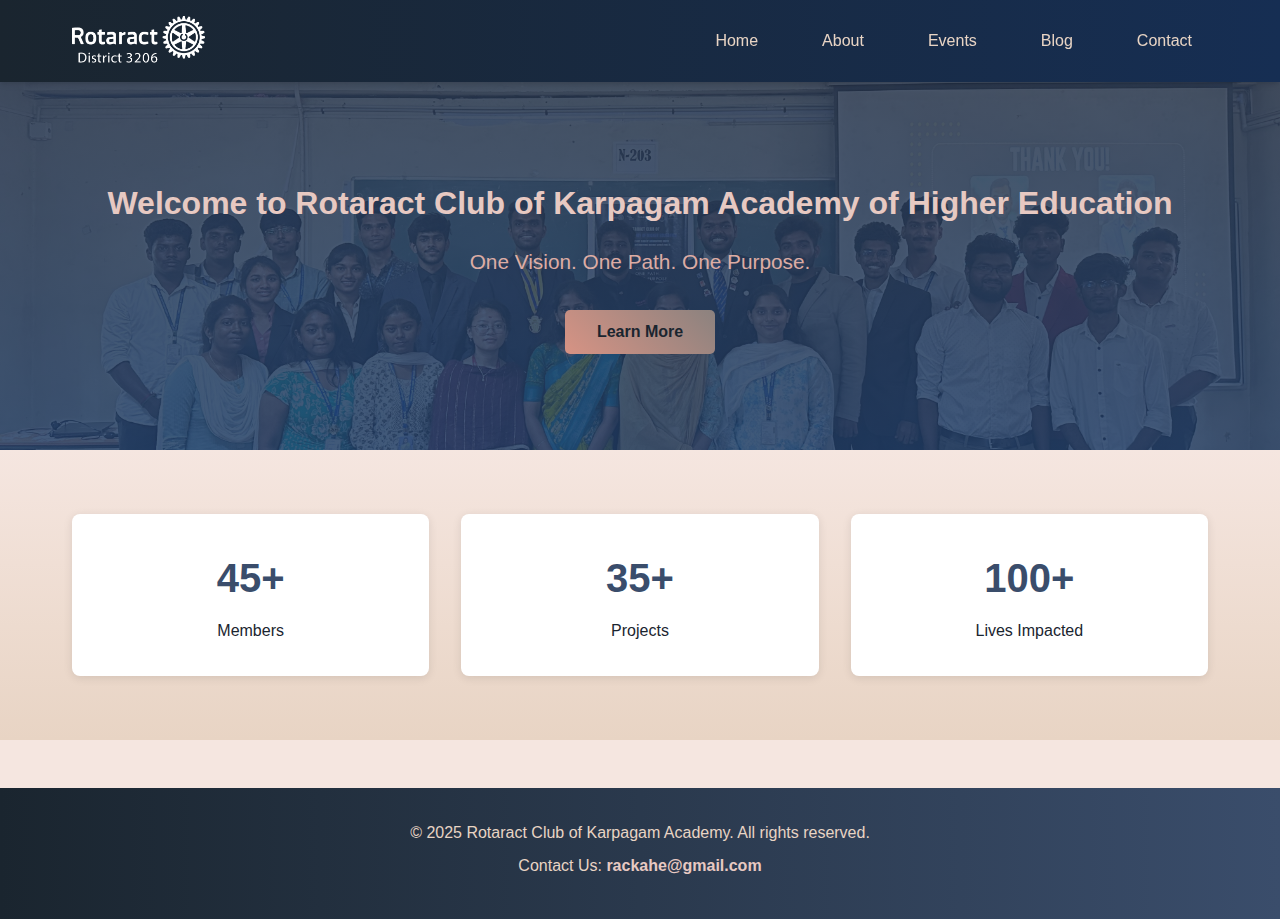
<file: index.html>
<!DOCTYPE html>
<html lang="en">

<head>
    <meta charset="UTF-8">
    <meta name="viewport" content="width=device-width, initial-scale=1.0">
    <title>Rotaract Club - Home</title>
    <link rel="stylesheet" href="assets/indexstyle.css">
</head>

<body>
    <nav class="navbar">
        <div class="container">
            <div class="logo">
                <img src="assets/logo.png" alt="Rotaract Club Logo">
            </div>
            <ul class="nav-links">
                <li><a href="index.html">Home</a></li>
                <li><a href="pages/about.html">About</a></li>
                <li><a href="pages/events.html">Events</a></li>
                <li><a href="pages/blogs.html">Blog</a></li>
                <li><a href="pages/contact.html">Contact</a></li>
            </ul>
        </div>
    </nav>

    <section class="hero">
        <div class="hero-content">
            <h1>Welcome to Rotaract Club of Karpagam Academy of Higher Education</h1>
            <p>One Vision. One Path. One Purpose.</p>
            <button class="cta-btn">Learn More</button>
        </div>
    </section>

    <section class="stats">
        <div class="container">
            <div class="stat-card">
                <h3>45+</h3>
                <p>Members</p>
            </div>
            <div class="stat-card">
                <h3>35+</h3>
                <p>Projects</p>
            </div>
            <div class="stat-card">
                <h3>100+</h3>
                <p>Lives Impacted</p>
            </div>
        </div>
    </section>

    <footer>
        <p>&copy; 2025 Rotaract Club of Karpagam Academy. All rights reserved.</p>
        <p>Contact Us: <a href="mailto:rackahe@gmail.com">rackahe@gmail.com</a></p>
    </footer>

    <script src="assets/indexscript.js"></script>
</body>

</html>
</file>
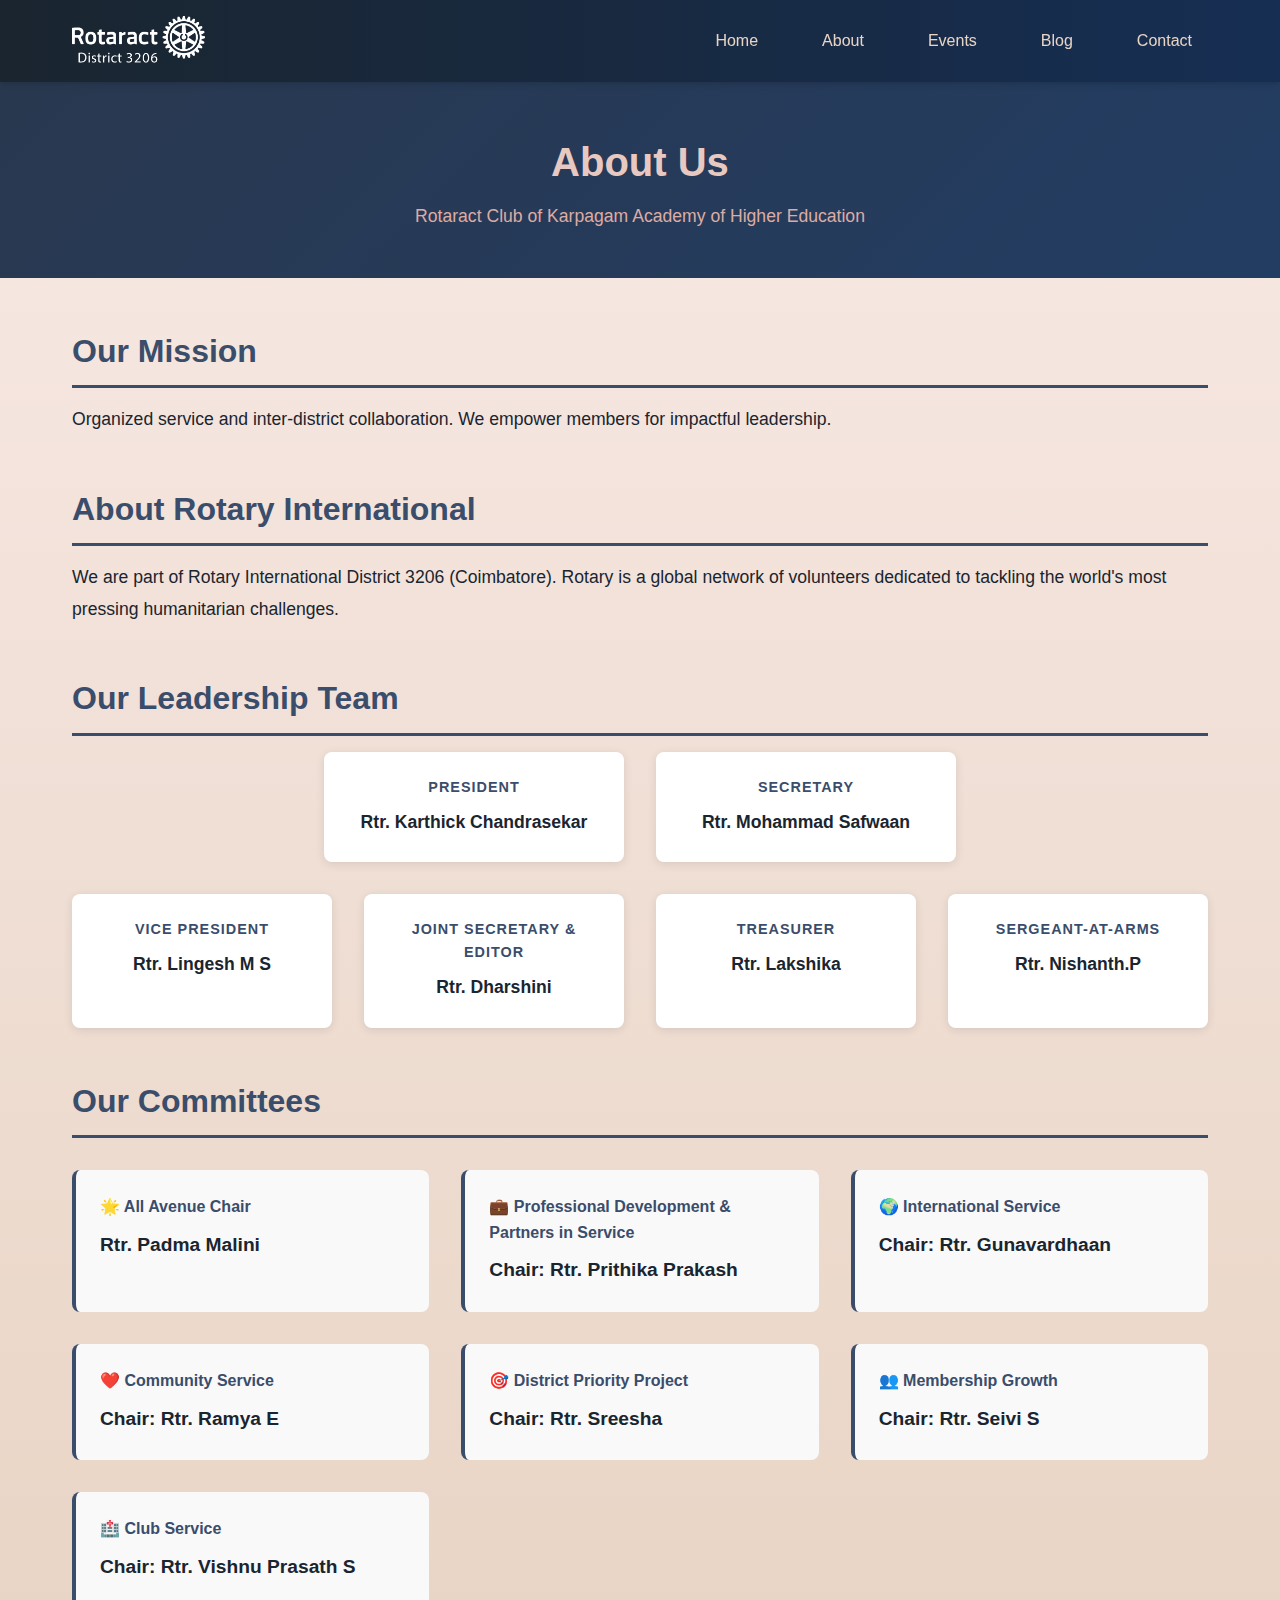
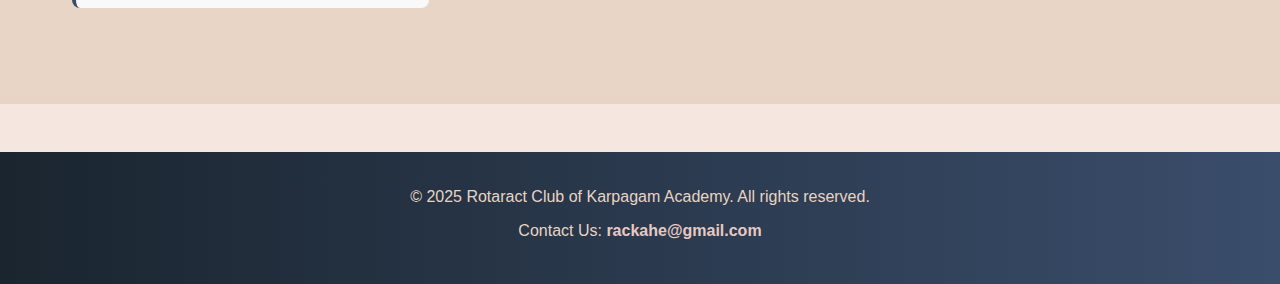
<file: pages/about.html>
<!DOCTYPE html>
<html lang="en">

<head>
    <meta charset="UTF-8">
    <meta name="viewport" content="width=device-width, initial-scale=1.0">
    <title>About - Rotaract Club of Karpagam</title>
    <link rel="stylesheet" href="../assets/aboutstyle.css">
</head>

<body>
    <nav class="navbar">
        <div class="container">
            <div class="logo">
                <img src="../assets/logo.png" alt="Rotaract Club Logo">
            </div>
            <ul class="nav-links">
                <li><a href="../index.html">Home</a></li>
                <li><a href="about.html">About</a></li>
                <li><a href="events.html">Events</a></li>
                <li><a href="blogs.html">Blog</a></li>
                <li><a href="contact.html">Contact</a></li>
            </ul>
        </div>
    </nav>

    <section class="page-header">
        <h1>About Us</h1>
        <p>Rotaract Club of Karpagam Academy of Higher Education</p>
    </section>

    <section class="about-content">
        <div class="container">
            <div class="about-section">
                <h2>Our Mission</h2>
                <p>Organized service and inter-district collaboration. We empower members for impactful leadership.</p>
            </div>

            <div class="about-section">
                <h2>About Rotary International</h2>
                <p>We are part of Rotary International District 3206 (Coimbatore). Rotary is a global network of
                    volunteers dedicated to tackling the world's most pressing humanitarian challenges.</p>
            </div>

            <div class="about-section">
                <h2>Our Leadership Team</h2>
                <div class="leadership-top">
                    <div class="team-member">
                        <h3>President</h3>
                        <p>Rtr. Karthick Chandrasekar</p>
                    </div>
                    <div class="team-member">
                        <h3>Secretary</h3>
                        <p>Rtr. Mohammad Safwaan</p>
                    </div>
                </div>
                <div class="team-grid">
                    <div class="team-member">
                        <h3>Vice President</h3>
                        <p>Rtr. Lingesh M S</p>
                    </div>
                    <div class="team-member">
                        <h3>Joint Secretary & Editor</h3>
                        <p>Rtr. Dharshini</p>
                    </div>
                    <div class="team-member">
                        <h3>Treasurer</h3>
                        <p>Rtr. Lakshika</p>
                    </div>
                    <div class="team-member">
                        <h3>Sergeant-at-arms</h3>
                        <p>Rtr. Nishanth.P</p>
                    </div>
                </div>
            </div>

            <div class="about-section">
                <h2>Our Committees</h2>
                <div class="committee-list">
                    <div class="committee-item">
                        <h4>🌟 All Avenue Chair</h4>
                        <p>Rtr. Padma Malini</p>
                    </div>
                    <div class="committee-item">
                        <h4>💼 Professional Development & Partners in Service</h4>
                        <p>Chair: Rtr. Prithika Prakash</p>
                    </div>
                    <div class="committee-item">
                        <h4>🌍 International Service</h4>
                        <p>Chair: Rtr. Gunavardhaan</p>
                    </div>
                    <div class="committee-item">
                        <h4>❤️ Community Service</h4>
                        <p>Chair: Rtr. Ramya E</p>
                    </div>
                    <div class="committee-item">
                        <h4>🎯 District Priority Project</h4>
                        <p>Chair: Rtr. Sreesha</p>
                    </div>
                    <div class="committee-item">
                        <h4>👥 Membership Growth</h4>
                        <p>Chair: Rtr. Seivi S</p>
                    </div>
                    <div class="committee-item">
                        <h4>🏥 Club Service</h4>
                        <p>Chair: Rtr. Vishnu Prasath S</p>
                    </div>
                </div>
            </div>
        </div>
    </section>

    <footer>
        <p>&copy; 2025 Rotaract Club of Karpagam Academy. All rights reserved.</p>
        <p>Contact Us: <a href="mailto:rackahe@gmail.com">rackahe@gmail.com</a></p>
    </footer>

    <script src="../assets/script.js"></script>
</body>

</html>
</file>
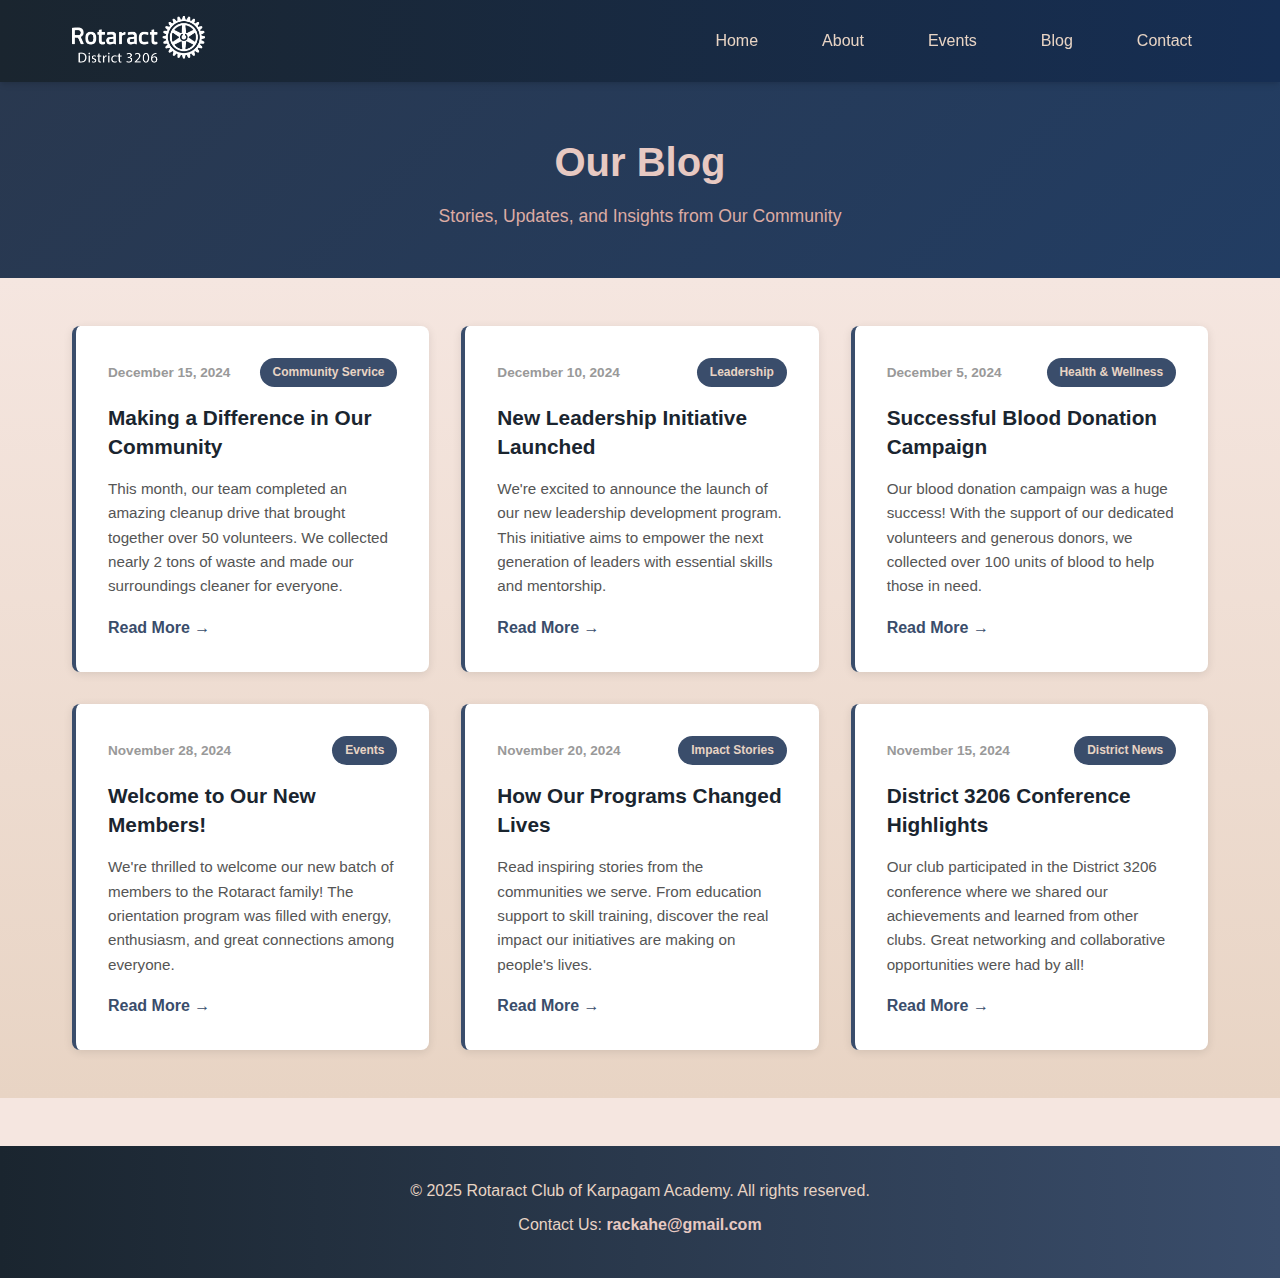
<file: pages/blogs.html>
<!DOCTYPE html>
<html lang="en">

<head>
    <meta charset="UTF-8">
    <meta name="viewport" content="width=device-width, initial-scale=1.0">
    <title>Blog - Rotaract Club of Karpagam</title>
    <link rel="stylesheet" href="../assets/blogstyle.css">
</head>

<body>
    <nav class="navbar">
        <div class="container">
            <div class="logo">
                <img src="../assets/logo.png" alt="Rotaract Club Logo">
            </div>
            <ul class="nav-links">
                <li><a href="../index.html">Home</a></li>
                <li><a href="about.html">About</a></li>
                <li><a href="events.html">Events</a></li>
                <li><a href="blogs.html">Blog</a></li>
                <li><a href="contact.html">Contact</a></li>
            </ul>
        </div>
    </nav>

    <section class="page-header">
        <h1>Our Blog</h1>
        <p>Stories, Updates, and Insights from Our Community</p>
    </section>

    <section class="blog-section">
        <div class="container">
            <div class="blog-grid" id="blogContainer">
                <!-- Blog posts will be loaded here -->
                <article class="blog-post">
                    <div class="blog-header">
                        <span class="blog-date">December 15, 2024</span>
                        <span class="blog-category">Community Service</span>
                    </div>
                    <h2>Making a Difference in Our Community</h2>
                    <p class="blog-excerpt">This month, our team completed an amazing cleanup drive that brought
                        together over 50 volunteers. We collected nearly 2 tons of waste and made our surroundings
                        cleaner for everyone.</p>
                    <a href="#" class="read-more">Read More →</a>
                </article>

                <article class="blog-post">
                    <div class="blog-header">
                        <span class="blog-date">December 10, 2024</span>
                        <span class="blog-category">Leadership</span>
                    </div>
                    <h2>New Leadership Initiative Launched</h2>
                    <p class="blog-excerpt">We're excited to announce the launch of our new leadership development
                        program. This initiative aims to empower the next generation of leaders with essential skills
                        and mentorship.</p>
                    <a href="#" class="read-more">Read More →</a>
                </article>

                <article class="blog-post">
                    <div class="blog-header">
                        <span class="blog-date">December 5, 2024</span>
                        <span class="blog-category">Health & Wellness</span>
                    </div>
                    <h2>Successful Blood Donation Campaign</h2>
                    <p class="blog-excerpt">Our blood donation campaign was a huge success! With the support of our
                        dedicated volunteers and generous donors, we collected over 100 units of blood to help those in
                        need.</p>
                    <a href="#" class="read-more">Read More →</a>
                </article>

                <article class="blog-post">
                    <div class="blog-header">
                        <span class="blog-date">November 28, 2024</span>
                        <span class="blog-category">Events</span>
                    </div>
                    <h2>Welcome to Our New Members!</h2>
                    <p class="blog-excerpt">We're thrilled to welcome our new batch of members to the Rotaract family!
                        The orientation program was filled with energy, enthusiasm, and great connections among
                        everyone.</p>
                    <a href="#" class="read-more">Read More →</a>
                </article>

                <article class="blog-post">
                    <div class="blog-header">
                        <span class="blog-date">November 20, 2024</span>
                        <span class="blog-category">Impact Stories</span>
                    </div>
                    <h2>How Our Programs Changed Lives</h2>
                    <p class="blog-excerpt">Read inspiring stories from the communities we serve. From education support
                        to skill training, discover the real impact our initiatives are making on people's lives.</p>
                    <a href="#" class="read-more">Read More →</a>
                </article>

                <article class="blog-post">
                    <div class="blog-header">
                        <span class="blog-date">November 15, 2024</span>
                        <span class="blog-category">District News</span>
                    </div>
                    <h2>District 3206 Conference Highlights</h2>
                    <p class="blog-excerpt">Our club participated in the District 3206 conference where we shared our
                        achievements and learned from other clubs. Great networking and collaborative opportunities were
                        had by all!</p>
                    <a href="#" class="read-more">Read More →</a>
                </article>
            </div>
        </div>
    </section>

    <footer>
        <p>&copy; 2025 Rotaract Club of Karpagam Academy. All rights reserved.</p>
        <p>Contact Us: <a href="mailto:rackahe@gmail.com">rackahe@gmail.com</a></p>
    </footer>

    <script src="../assets/script.js"></script>
</body>

</html>
</file>
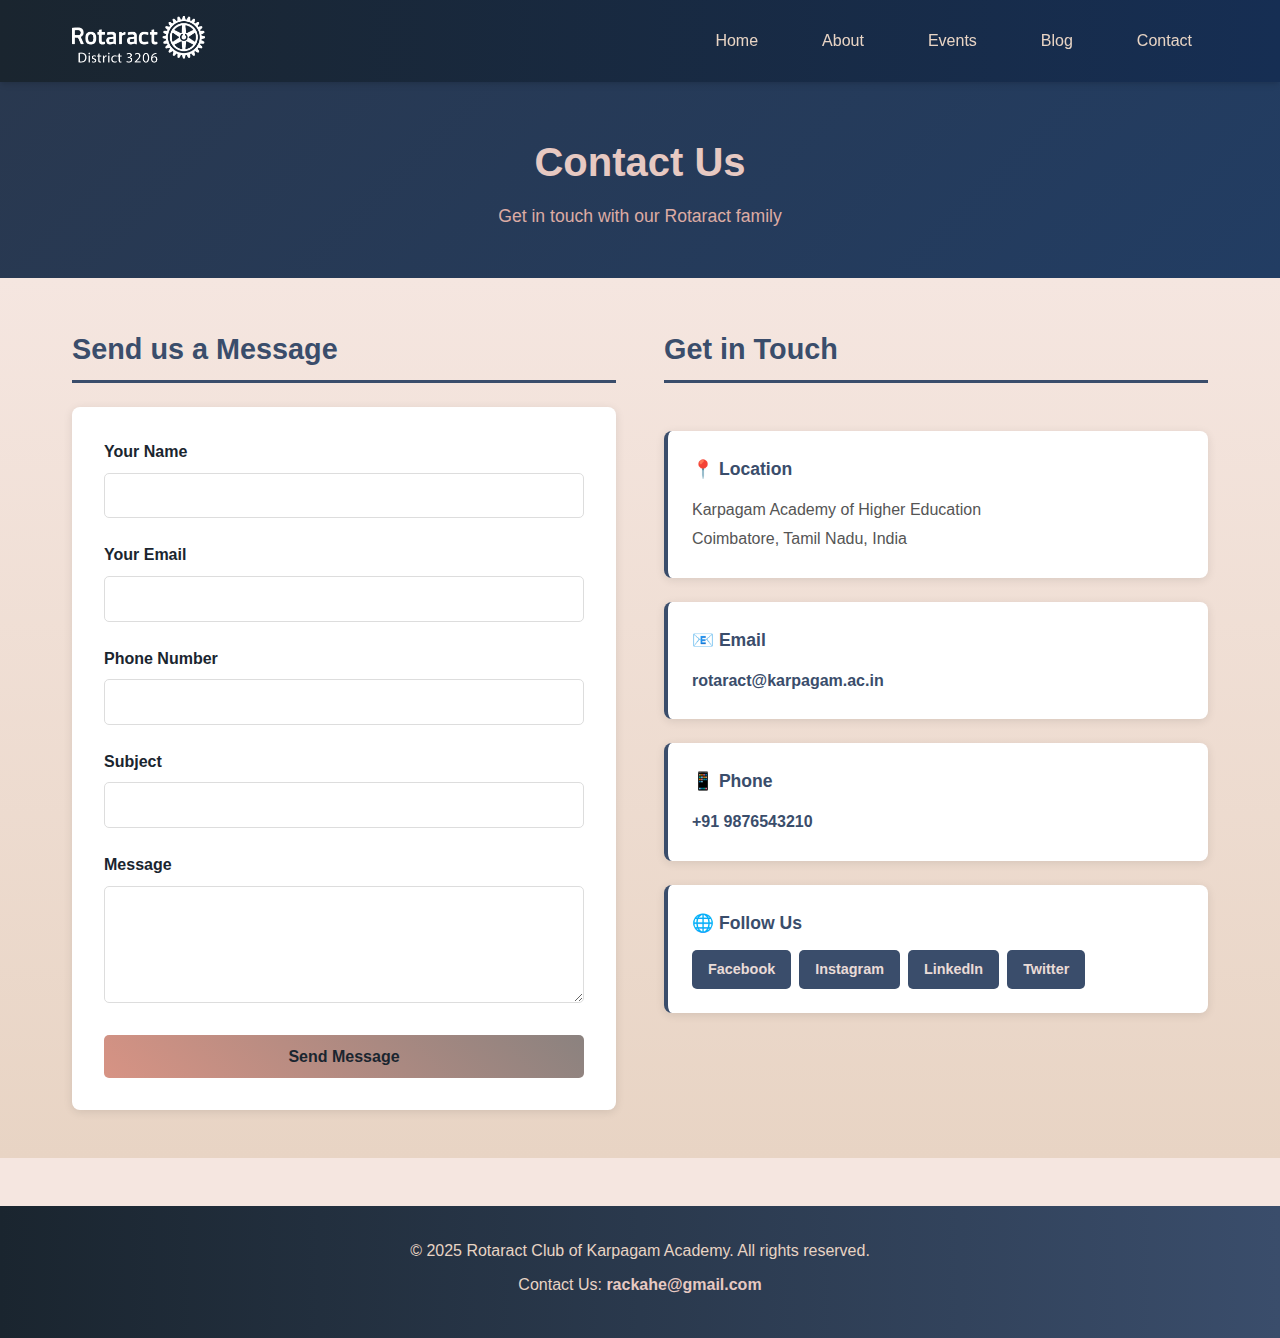
<file: pages/contact.html>
<!DOCTYPE html>
<html lang="en">

<head>
    <meta charset="UTF-8">
    <meta name="viewport" content="width=device-width, initial-scale=1.0">
    <title>Contact - Rotaract Club of Karpagam</title>
    <link rel="stylesheet" href="../assets/contactstyle.css">
</head>

<body>
    <nav class="navbar">
        <div class="container">
            <div class="logo">
                <img src="../assets/logo.png" alt="Rotaract Club Logo">
            </div>
            <ul class="nav-links">
                <li><a href="../index.html">Home</a></li>
                <li><a href="about.html">About</a></li>
                <li><a href="events.html">Events</a></li>
                <li><a href="blogs.html">Blog</a></li>
                <li><a href="contact.html">Contact</a></li>
            </ul>
        </div>
    </nav>

    <section class="page-header">
        <h1>Contact Us</h1>
        <p>Get in touch with our Rotaract family</p>
    </section>

    <section class="contact-section">
        <div class="container">
            <div class="contact-wrapper">
                <div class="contact-form-wrapper">
                    <h2>Send us a Message</h2>
                    <form class="contact-form" id="contactForm">
                        <div class="form-group">
                            <label for="name">Your Name</label>
                            <input type="text" id="name" name="name" required>
                        </div>
                        <div class="form-group">
                            <label for="email">Your Email</label>
                            <input type="email" id="email" name="email" required>
                        </div>
                        <div class="form-group">
                            <label for="phone">Phone Number</label>
                            <input type="tel" id="phone" name="phone">
                        </div>
                        <div class="form-group">
                            <label for="subject">Subject</label>
                            <input type="text" id="subject" name="subject" required>
                        </div>
                        <div class="form-group">
                            <label for="message">Message</label>
                            <textarea id="message" name="message" rows="5" required></textarea>
                        </div>
                        <button type="submit" class="submit-btn">Send Message</button>
                    </form>
                </div>

                <div class="contact-info-wrapper">
                    <h2>Get in Touch</h2>

                    <div class="info-card">
                        <h3>📍 Location</h3>
                        <p>Karpagam Academy of Higher Education</p>
                        <p>Coimbatore, Tamil Nadu, India</p>
                    </div>

                    <div class="info-card">
                        <h3>📧 Email</h3>
                        <p><a href="mailto:rotaract@karpagam.ac.in">rotaract@karpagam.ac.in</a></p>
                    </div>

                    <div class="info-card">
                        <h3>📱 Phone</h3>
                        <p><a href="tel:+919876543210">+91 9876543210</a></p>
                    </div>

                    <div class="info-card">
                        <h3>🌐 Follow Us</h3>
                        <div class="social-links">
                            <a href="https://www.facebook.com/wekaheians" class="social-btn">Facebook</a>
                            <a href="https://www.instagram.com/rac_kahe/" class="social-btn">Instagram</a>
                            <a href="https://www.linkedin.com/in/rotaract-club-of-karpagam-academy-of-higher-education-376032291/"
                                class="social-btn">LinkedIn</a>
                            <a href="https://x.com/rac_kahe" class="social-btn">Twitter</a>
                        </div>
                    </div>
                </div>
            </div>
        </div>
    </section>

    <footer>
        <p>&copy; 2025 Rotaract Club of Karpagam Academy. All rights reserved.</p>
        <p>Contact Us: <a href="mailto:rackahe@gmail.com">rackahe@gmail.com</a></p>
    </footer>

    <script src="../assets/script.js"></script>
    <script>
        document.getElementById('contactForm').addEventListener('submit', function (e) {
            e.preventDefault();
            alert('Thank you for your message! We will get back to you soon.');
            this.reset();
        });
    </script>
</body>

</html>
</file>
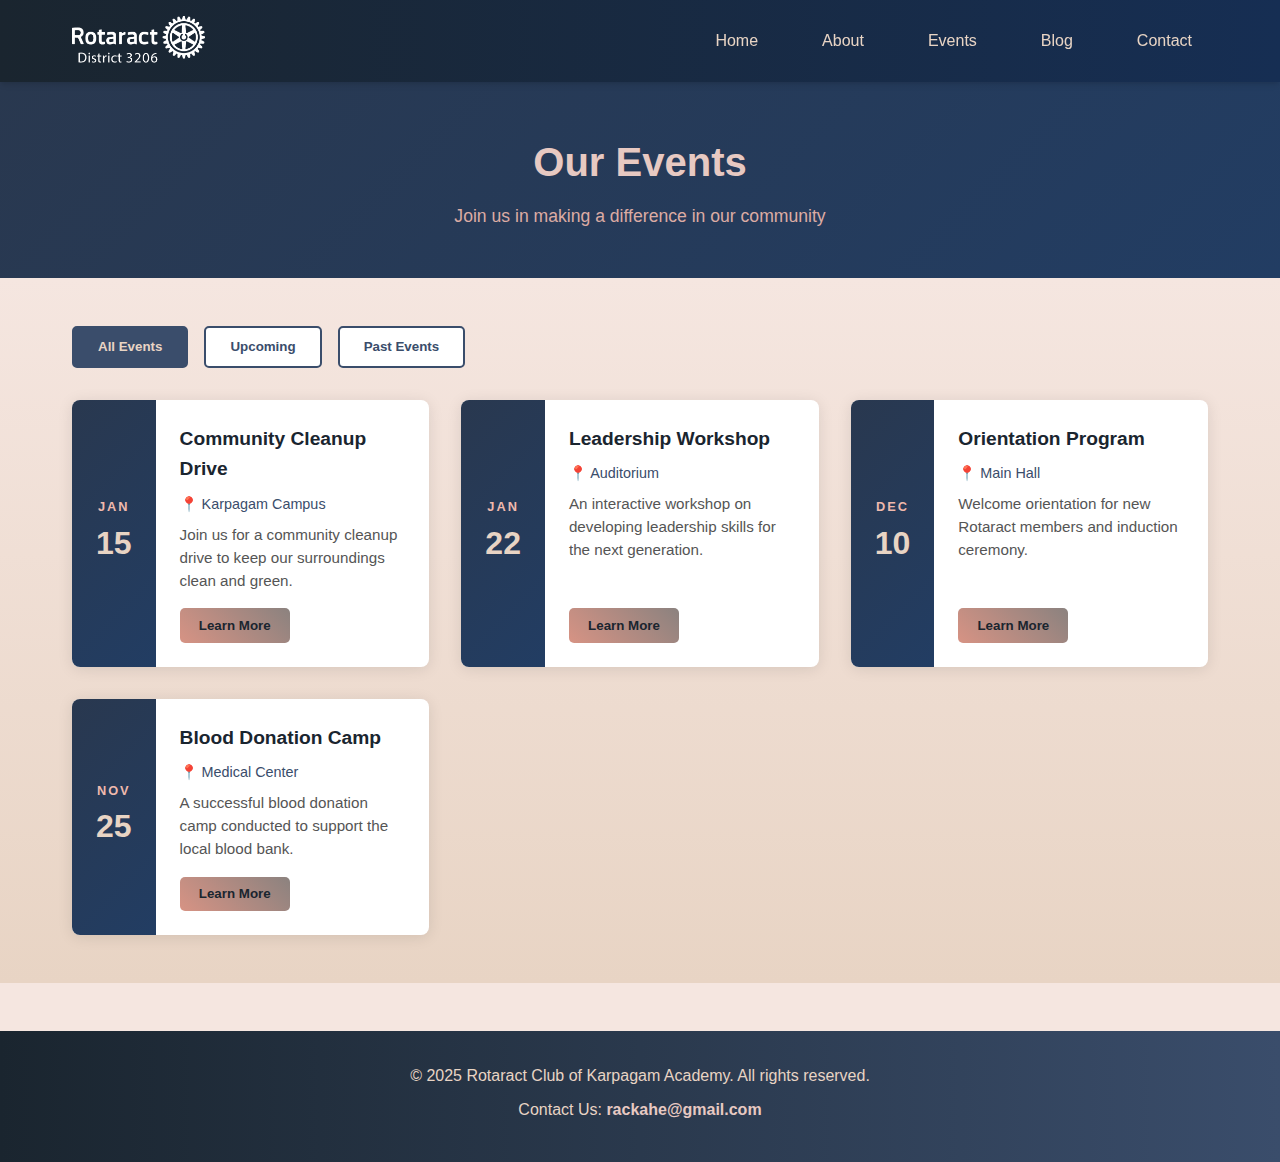
<file: pages/events.html>
<!DOCTYPE html>
<html lang="en">

<head>
    <meta charset="UTF-8">
    <meta name="viewport" content="width=device-width, initial-scale=1.0">
    <title>Events - Rotaract Club of Karpagam</title>
    <link rel="stylesheet" href="../assets/eventsstyle.css">
</head>

<body>
    <nav class="navbar">
        <div class="container">
            <div class="logo">
                <img src="../assets/logo.png" alt="Rotaract Club Logo">
            </div>
            <ul class="nav-links">
                <li><a href="../index.html">Home</a></li>
                <li><a href="about.html">About</a></li>
                <li><a href="events.html">Events</a></li>
                <li><a href="blogs.html">Blog</a></li>
                <li><a href="contact.html">Contact</a></li>
            </ul>
        </div>
    </nav>

    <section class="page-header">
        <h1>Our Events</h1>
        <p>Join us in making a difference in our community</p>
    </section>

    <section class="events-section">
        <div class="container">
            <div class="filter-buttons">
                <button class="filter-btn active" onclick="filterEvents('all')">All Events</button>
                <button class="filter-btn" onclick="filterEvents('upcoming')">Upcoming</button>
                <button class="filter-btn" onclick="filterEvents('past')">Past Events</button>
            </div>

            <div class="events-grid" id="eventsContainer">
                <!-- Events will be loaded here from data/events.json -->
                <div class="event-card" data-category="upcoming">
                    <div class="event-date">
                        <span class="month">JAN</span>
                        <span class="day">15</span>
                    </div>
                    <div class="event-details">
                        <h3>Community Cleanup Drive</h3>
                        <p class="event-location">📍 Karpagam Campus</p>
                        <p class="event-description">Join us for a community cleanup drive to keep our surroundings
                            clean and green.</p>
                        <button class="learn-more-btn">Learn More</button>
                    </div>
                </div>

                <div class="event-card" data-category="upcoming">
                    <div class="event-date">
                        <span class="month">JAN</span>
                        <span class="day">22</span>
                    </div>
                    <div class="event-details">
                        <h3>Leadership Workshop</h3>
                        <p class="event-location">📍 Auditorium</p>
                        <p class="event-description">An interactive workshop on developing leadership skills for the
                            next generation.</p>
                        <button class="learn-more-btn">Learn More</button>
                    </div>
                </div>

                <div class="event-card" data-category="past">
                    <div class="event-date">
                        <span class="month">DEC</span>
                        <span class="day">10</span>
                    </div>
                    <div class="event-details">
                        <h3>Orientation Program</h3>
                        <p class="event-location">📍 Main Hall</p>
                        <p class="event-description">Welcome orientation for new Rotaract members and induction
                            ceremony.</p>
                        <button class="learn-more-btn">Learn More</button>
                    </div>
                </div>

                <div class="event-card" data-category="past">
                    <div class="event-date">
                        <span class="month">NOV</span>
                        <span class="day">25</span>
                    </div>
                    <div class="event-details">
                        <h3>Blood Donation Camp</h3>
                        <p class="event-location">📍 Medical Center</p>
                        <p class="event-description">A successful blood donation camp conducted to support the local
                            blood bank.</p>
                        <button class="learn-more-btn">Learn More</button>
                    </div>
                </div>
            </div>
        </div>
    </section>

    <footer>
        <p>&copy; 2025 Rotaract Club of Karpagam Academy. All rights reserved.</p>
        <p>Contact Us: <a href="mailto:rackahe@gmail.com">rackahe@gmail.com</a></p>
    </footer>

    <script src="../assets/script.js"></script>
    <script>
        function filterEvents(category) {
            const events = document.querySelectorAll('.event-card');
            const buttons = document.querySelectorAll('.filter-btn');

            // Update active button
            buttons.forEach(btn => btn.classList.remove('active'));
            event.target.classList.add('active');

            // Filter events
            events.forEach(eventCard => {
                if (category === 'all' || eventCard.getAttribute('data-category') === category) {
                    eventCard.style.display = 'block';
                } else {
                    eventCard.style.display = 'none';
                }
            });
        }
    </script>
</body>

</html>
</file>
<file: assets/indexstyle.css>
/* Global Styles & Reset */
* {
    margin: 0;
    padding: 0;
    box-sizing: border-box;
}

body {
    font-family: 'Inter', 'Segoe UI', sans-serif;
    line-height: 1.6;
    color: #1A252F;
    background-color: #F5E6E0;
}

.container {
    max-width: 1200px;
    margin: 0 auto;
    padding: 0 2rem;
}

/* Navbar Styles */
.navbar {
    background: linear-gradient(90deg, #1A252F 0%, #162e53 100%);
    /* Dark Blue to Medium Blue gradient */
    box-shadow: 0 4px 6px -1px rgba(0, 0, 0, 0.1), 0 2px 4px -1px rgba(0, 0, 0, 0.06);
    position: sticky;
    top: 0;
    z-index: 1000;
    padding: 1rem 0;
}

.navbar .container {
    display: flex;
    justify-content: space-between;
    align-items: center;
}

.logo {
    cursor: pointer;
    display: flex;
    align-items: center;
}

.logo img {
    max-height: 50px;
    width: auto;
}

.nav-links {
    display: flex;
    list-style: none;
    gap: 2rem;
    margin: 0;
    padding: 0;
}

.nav-links a {
    text-decoration: none;
    color: #E8D4C4;
    /* Bone/Beige text */
    font-weight: 500;
    transition: all 0.3s ease;
    padding: 0.5rem 1rem;
    border-radius: 0.5rem;
}

.nav-links a:hover,
.nav-links a.active {
    color: #1A252F;
    background-color: #e7c9c2;
}

/* Hero Section */
.hero {
    background: linear-gradient(rgba(41, 56, 79, 0.85), rgba(34, 61, 99, 0.85)), url('rackahe.png.jpg');
    background-size: cover;
    background-position: center;
    background-repeat: no-repeat;
    color: #F5E6E0;
    padding: 6rem 2rem;
    text-align: center;
    max-height: 400px;
    display: flex;
    align-items: center;
    justify-content: center;
}

.hero-content h1 {
    font-size: 2rem;
    margin-bottom: 1rem;
    color: #e7c9c2;
}

.hero-content p {
    font-size: 1.3rem;
    margin-bottom: 2rem;
    opacity: 0.9;
    color: #efb9ad;
}

.cta-btn {
    background: linear-gradient(45deg, #d79384, #8b827f);
    color: #1A252F;
    padding: 0.8rem 2rem;
    border: none;
    border-radius: 5px;
    font-size: 1rem;
    cursor: pointer;
    font-weight: bold;
    transition: transform 0.3s;
}

.cta-btn:hover {
    transform: scale(1.05);
}

/* Stats Section */
.stats {
    padding: 4rem 2rem;
    background: linear-gradient(180deg, #F5E6E0 0%, #E8D4C4 100%);
}

.stats .container {
    display: grid;
    grid-template-columns: repeat(3, 1fr);
    gap: 2rem;
}

.stat-card {
    background: white;
    padding: 2rem;
    text-align: center;
    border-radius: 8px;
    box-shadow: 0 2px 10px rgba(0, 0, 0, 0.1);
}

.stat-card h3 {
    font-size: 2.5rem;
    color: #3A4D6B;
    margin-bottom: 0.5rem;
}

/* Footer */
footer {
    background: linear-gradient(90deg, #1A252F 0%, #3A4D6B 100%);
    color: #E8D4C4;
    text-align: center;
    padding: 2rem;
    margin-top: 3rem;
}

footer p {
    margin-bottom: 0.5rem;
}

footer a {
    color: #e7c9c2;
    text-decoration: none;
    font-weight: bold;
}

footer a:hover {
    text-decoration: underline;
}

/* Responsive */
@media (max-width: 768px) {
    .navbar .container {
        flex-direction: column;
        gap: 1rem;
    }

    .nav-links {
        gap: 1rem;
        flex-wrap: wrap;
        justify-content: center;
        width: 100%;
        font-size: 0.9rem;
    }

    .logo {
        text-align: center;
    }

    .hero-content h1 {
        font-size: 2rem;
    }

    .stats .container {
        grid-template-columns: 1fr;
    }
}
</file>
<file: assets/aboutstyle.css>
/* Global Styles & Reset */
* {
    margin: 0;
    padding: 0;
    box-sizing: border-box;
}

body {
    font-family: 'Inter', 'Segoe UI', sans-serif;
    line-height: 1.6;
    color: #1A252F;
    background-color: #F5E6E0;
}

.container {
    max-width: 1200px;
    margin: 0 auto;
    padding: 0 2rem;
}

/* Navbar Styles */
.navbar {
    background: linear-gradient(90deg, #1A252F 0%, #162e53 100%);
    /* Dark Blue to Medium Blue gradient */
    box-shadow: 0 4px 6px -1px rgba(0, 0, 0, 0.1), 0 2px 4px -1px rgba(0, 0, 0, 0.06);
    position: sticky;
    top: 0;
    z-index: 1000;
    padding: 1rem 0;
}

.navbar .container {
    display: flex;
    justify-content: space-between;
    align-items: center;
}

.logo {
    cursor: pointer;
    display: flex;
    align-items: center;
}

.logo img {
    max-height: 50px;
    width: auto;
}

.nav-links {
    display: flex;
    list-style: none;
    gap: 2rem;
    margin: 0;
    padding: 0;
}

.nav-links a {
    text-decoration: none;
    color: #E8D4C4;
    /* Bone/Beige text */
    font-weight: 500;
    transition: all 0.3s ease;
    padding: 0.5rem 1rem;
    border-radius: 0.5rem;
}

.nav-links a:hover,
.nav-links a.active {
    color: #1A252F;
    background-color: #e7c9c2;
}

/* About Page Styles */
.page-header {
    background: linear-gradient(135deg, #29384f 0%, #223d63 100%);
    color: #F5E6E0;
    padding: 3rem 2rem;
    text-align: center;
}

.page-header h1 {
    font-size: 2.5rem;
    margin-bottom: 0.5rem;
    color: #e7c9c2;
}

.page-header p {
    font-size: 1.1rem;
    opacity: 0.9;
    color: #efb9ad;
}

.about-content {
    padding: 3rem 2rem;
    background: linear-gradient(180deg, #F5E6E0 0%, #E8D4C4 100%);
}

.about-section {
    margin-bottom: 3rem;
}

.about-section h2 {
    color: #3A4D6B;
    font-size: 2rem;
    margin-bottom: 1rem;
    border-bottom: 3px solid #3A4D6B;
    padding-bottom: 0.5rem;
}


.about-section p {
    font-size: 1.1rem;
    line-height: 1.8;
    color: #1A252F;
}

/* Team Grid */
.leadership-top {
    display: flex;
    justify-content: center;
    gap: 2rem;
    margin-bottom: 2rem;
    flex-wrap: wrap;
}

.leadership-top .team-member {
    flex: 0 1 300px;
}

.team-grid {
    display: grid;
    grid-template-columns: repeat(auto-fit, minmax(250px, 1fr));
    gap: 2rem;
    margin-top: 2rem;
}

.team-member {
    background: white;
    padding: 1.5rem;
    border-radius: 8px;
    box-shadow: 0 2px 10px rgba(0, 0, 0, 0.1);
    text-align: center;
    transition: all 0.3s ease;
}

.team-member:hover {
    background: linear-gradient(135deg, #29384f 0%, #223d63 100%);
    transform: translateY(-5px);
    box-shadow: 0 5px 15px rgba(0, 0, 0, 0.2);
}

.team-member:hover h3 {
    color: #e7c9c2;
}

.team-member:hover p {
    color: #F5E6E0;
}

.team-member h3 {
    color: #3A4D6B;
    margin-bottom: 0.5rem;
    font-size: 0.9rem;
    text-transform: uppercase;
    letter-spacing: 1px;
    transition: color 0.3s;
}

.team-member p {
    font-size: 1.1rem;
    font-weight: bold;
    color: #1A252F;
    transition: color 0.3s;
}

/* Committee List */
.committee-list {
    display: grid;
    grid-template-columns: repeat(auto-fit, minmax(280px, 1fr));
    gap: 2rem;
    margin-top: 2rem;
}

.committee-item {
    background: #f9f9f9;
    padding: 1.5rem;
    border-radius: 8px;
    border-left: 4px solid #3A4D6B;
    transition: all 0.3s ease;
}

.committee-item:hover {
    background: linear-gradient(135deg, #29384f 0%, #223d63 100%);
    transform: translateY(-5px);
    box-shadow: 0 5px 15px rgba(0, 0, 0, 0.2);
}

.committee-item:hover h4 {
    color: #e7c9c2;
}

.committee-item:hover p {
    color: #F5E6E0;
}

.committee-item h4 {
    color: #3A4D6B;
    margin-bottom: 0.5rem;
    font-size: 1rem;
    transition: color 0.3s;
}

.committee-item p {
    font-size: 1.2rem;
    font-weight: 700;
    color: #1A252F;
    margin-top: 0.2rem;
    transition: color 0.3s;
}

/* Footer */
footer {
    background: linear-gradient(90deg, #1A252F 0%, #3A4D6B 100%);
    color: #E8D4C4;
    text-align: center;
    padding: 2rem;
    margin-top: 3rem;
}

footer p {
    margin-bottom: 0.5rem;
}

footer a {
    color: #e7c9c2;
    text-decoration: none;
    font-weight: bold;
}

footer a:hover {
    text-decoration: underline;
}

/* Responsive */
@media (max-width: 768px) {
    .navbar .container {
        flex-direction: column;
        gap: 1rem;
    }

    .nav-links {
        gap: 1rem;
        flex-wrap: wrap;
        justify-content: center;
        width: 100%;
        font-size: 0.9rem;
    }

    .logo {
        text-align: center;
    }
}
</file>
<file: assets/blogstyle.css>
/* Global Styles & Reset */
* {
    margin: 0;
    padding: 0;
    box-sizing: border-box;
}

body {
    font-family: 'Inter', 'Segoe UI', sans-serif;
    line-height: 1.6;
    color: #1A252F;
    background-color: #F5E6E0;
}

.container {
    max-width: 1200px;
    margin: 0 auto;
    padding: 0 2rem;
}

/* Navbar Styles */
.navbar {
    background: linear-gradient(90deg, #1A252F 0%, #162e53 100%);
    /* Dark Blue to Medium Blue gradient */
    box-shadow: 0 4px 6px -1px rgba(0, 0, 0, 0.1), 0 2px 4px -1px rgba(0, 0, 0, 0.06);
    position: sticky;
    top: 0;
    z-index: 1000;
    padding: 1rem 0;
}

.navbar .container {
    display: flex;
    justify-content: space-between;
    align-items: center;
}

.logo {
    cursor: pointer;
    display: flex;
    align-items: center;
}

.logo img {
    max-height: 50px;
    width: auto;
}

.nav-links {
    display: flex;
    list-style: none;
    gap: 2rem;
    margin: 0;
    padding: 0;
}

.nav-links a {
    text-decoration: none;
    color: #E8D4C4;
    /* Bone/Beige text */
    font-weight: 500;
    transition: all 0.3s ease;
    padding: 0.5rem 1rem;
    border-radius: 0.5rem;
}

.nav-links a:hover,
.nav-links a.active {
    color: #1A252F;
    background-color: #e7c9c2;
}

/* Page Header Styles */
.page-header {
    background: linear-gradient(135deg, #29384f 0%, #223d63 100%);
    color: #F5E6E0;
    padding: 3rem 2rem;
    text-align: center;
}

.page-header h1 {
    font-size: 2.5rem;
    margin-bottom: 0.5rem;
    color: #e7c9c2;
}

.page-header p {
    font-size: 1.1rem;
    opacity: 0.9;
    color: #efb9ad;
}

/* Blog Page Styles */
.blog-section {
    padding: 3rem 2rem;
    background: linear-gradient(180deg, #F5E6E0 0%, #E8D4C4 100%);
}

.blog-grid {
    display: grid;
    grid-template-columns: repeat(auto-fill, minmax(280px, 1fr));
    gap: 2rem;
}

.blog-post {
    background: white;
    padding: 2rem;
    border-radius: 8px;
    box-shadow: 0 2px 10px rgba(0, 0, 0, 0.1);
    transition: transform 0.3s, box-shadow 0.3s;
    border-left: 4px solid #3A4D6B;
}

.blog-post:hover {
    transform: translateY(-5px);
    box-shadow: 0 5px 20px rgba(102, 126, 234, 0.3);
}

.blog-header {
    display: flex;
    justify-content: space-between;
    align-items: center;
    margin-bottom: 1rem;
    flex-wrap: wrap;
    gap: 0.5rem;
}

.blog-date {
    font-size: 0.85rem;
    color: #999;
    font-weight: bold;
}

.blog-category {
    background: #3A4D6B;
    color: #E8D4C4;
    padding: 0.3rem 0.8rem;
    border-radius: 20px;
    font-size: 0.75rem;
    font-weight: bold;
}

.blog-post h2 {
    color: #1A252F;
    font-size: 1.3rem;
    margin-bottom: 1rem;
    line-height: 1.4;
}

.blog-excerpt {
    color: #555;
    font-size: 0.95rem;
    line-height: 1.6;
    margin-bottom: 1rem;
}

.read-more {
    color: #3A4D6B;
    text-decoration: none;
    font-weight: bold;
    transition: color 0.3s;
    display: inline-block;
}

.read-more:hover {
    color: #1A252F;
}

/* Footer */
footer {
    background: linear-gradient(90deg, #1A252F 0%, #3A4D6B 100%);
    color: #E8D4C4;
    text-align: center;
    padding: 2rem;
    margin-top: 3rem;
}

footer p {
    margin-bottom: 0.5rem;
}

footer a {
    color: #e7c9c2;
    text-decoration: none;
    font-weight: bold;
}

footer a:hover {
    text-decoration: underline;
}

@media (max-width: 768px) {
    .navbar .container {
        flex-direction: column;
        gap: 1rem;
    }

    .nav-links {
        gap: 1rem;
        flex-wrap: wrap;
        justify-content: center;
        width: 100%;
        font-size: 0.9rem;
    }

    .logo {
        text-align: center;
    }

    .blog-grid {
        grid-template-columns: 1fr;
    }

    .blog-header {
        flex-direction: column;
        align-items: flex-start;
    }
}
</file>
<file: assets/contactstyle.css>
/* Global Styles & Reset */
* {
    margin: 0;
    padding: 0;
    box-sizing: border-box;
}

body {
    font-family: 'Inter', 'Segoe UI', sans-serif;
    line-height: 1.6;
    color: #1A252F;
    background-color: #F5E6E0;
}

.container {
    max-width: 1200px;
    margin: 0 auto;
    padding: 0 2rem;
}

/* Navbar Styles */
.navbar {
    background: linear-gradient(90deg, #1A252F 0%, #162e53 100%);
    /* Dark Blue to Medium Blue gradient */
    box-shadow: 0 4px 6px -1px rgba(0, 0, 0, 0.1), 0 2px 4px -1px rgba(0, 0, 0, 0.06);
    position: sticky;
    top: 0;
    z-index: 1000;
    padding: 1rem 0;
}

.navbar .container {
    display: flex;
    justify-content: space-between;
    align-items: center;
}

.logo {
    cursor: pointer;
    display: flex;
    align-items: center;
}

.logo img {
    max-height: 50px;
    width: auto;
}

.nav-links {
    display: flex;
    list-style: none;
    gap: 2rem;
    margin: 0;
    padding: 0;
}

.nav-links a {
    text-decoration: none;
    color: #E8D4C4;
    /* Bone/Beige text */
    font-weight: 500;
    transition: all 0.3s ease;
    padding: 0.5rem 1rem;
    border-radius: 0.5rem;
}

.nav-links a:hover,
.nav-links a.active {
    color: #1A252F;
    background-color: #e7c9c2;
}

/* Page Header Styles */
.page-header {
    background: linear-gradient(135deg, #29384f 0%, #223d63 100%);
    color: #F5E6E0;
    padding: 3rem 2rem;
    text-align: center;
}

.page-header h1 {
    font-size: 2.5rem;
    margin-bottom: 0.5rem;
    color: #e7c9c2;
}

.page-header p {
    font-size: 1.1rem;
    opacity: 0.9;
    color: #efb9ad;
}

/* Contact Page Styles */
.contact-section {
    padding: 3rem 2rem;
    background: linear-gradient(180deg, #F5E6E0 0%, #E8D4C4 100%);
}

.contact-wrapper {
    display: grid;
    grid-template-columns: 1fr 1fr;
    gap: 3rem;
}

.contact-form-wrapper h2,
.contact-info-wrapper h2 {
    color: #3A4D6B;
    font-size: 1.8rem;
    margin-bottom: 1.5rem;
    border-bottom: 3px solid #3A4D6B;
    padding-bottom: 0.5rem;
}

/* Contact Form */
.contact-form {
    background: white;
    padding: 2rem;
    border-radius: 8px;
    box-shadow: 0 2px 10px rgba(0, 0, 0, 0.1);
}

.form-group {
    margin-bottom: 1.5rem;
}

.form-group label {
    display: block;
    margin-bottom: 0.5rem;
    color: #1A252F;
    font-weight: bold;
}

.form-group input,
.form-group textarea {
    width: 100%;
    padding: 0.8rem;
    border: 1px solid #ddd;
    border-radius: 5px;
    font-family: Arial, sans-serif;
    font-size: 1rem;
    transition: border-color 0.3s;
}

.form-group input:focus,
.form-group textarea:focus {
    outline: none;
    border-color: #3A4D6B;
    box-shadow: 0 0 5px rgba(58, 77, 107, 0.3);
}

.submit-btn {
    background: linear-gradient(45deg, #d79384, #8b827f);
    color: #1A252F;
    padding: 0.8rem 2rem;
    border: none;
    border-radius: 5px;
    font-size: 1rem;
    font-weight: bold;
    cursor: pointer;
    transition: transform 0.3s;
    width: 100%;
}

.submit-btn:hover {
    transform: scale(1.02);
}

/* Contact Info */
.contact-info-wrapper {
    display: flex;
    flex-direction: column;
    gap: 1.5rem;
}

.info-card {
    background: white;
    padding: 1.5rem;
    border-radius: 8px;
    box-shadow: 0 2px 10px rgba(0, 0, 0, 0.1);
    border-left: 4px solid #3A4D6B;
}

.info-card h3 {
    color: #3A4D6B;
    margin-bottom: 0.8rem;
    font-size: 1.1rem;
}

.info-card p {
    color: #555;
    line-height: 1.8;
}

.info-card a {
    color: #3A4D6B;
    text-decoration: none;
    font-weight: bold;
}

.info-card a:hover {
    text-decoration: underline;
}

.social-links {
    display: flex;
    gap: 0.5rem;
    flex-wrap: wrap;
}

.social-links a {
    color: #e9dbd7;
}

.social-btn {
    background: #3A4D6B;
    color: #E8D4C4;
    padding: 0.5rem 1rem;
    border-radius: 5px;
    text-decoration: none;
    font-size: 0.9rem;
    transition: background 0.3s;
}

.social-btn:hover {
    background: #1A252F;
}

/* Footer */
footer {
    background: linear-gradient(90deg, #1A252F 0%, #3A4D6B 100%);
    color: #E8D4C4;
    text-align: center;
    padding: 2rem;
    margin-top: 3rem;
}

footer p {
    margin-bottom: 0.5rem;
}

footer a {
    color: #e7c9c2;
    text-decoration: none;
    font-weight: bold;
}

footer a:hover {
    text-decoration: underline;
}

@media (max-width: 768px) {
    .navbar .container {
        flex-direction: column;
        gap: 1rem;
    }

    .nav-links {
        gap: 1rem;
        flex-wrap: wrap;
        justify-content: center;
        width: 100%;
        font-size: 0.9rem;
    }

    .logo {
        text-align: center;
    }

    .contact-wrapper {
        grid-template-columns: 1fr;
    }
}
</file>
<file: assets/eventsstyle.css>
/* Global Styles & Reset */
* {
    margin: 0;
    padding: 0;
    box-sizing: border-box;
}

body {
    font-family: 'Inter', 'Segoe UI', sans-serif;
    line-height: 1.6;
    color: #1A252F;
    background-color: #F5E6E0;
}

.container {
    max-width: 1200px;
    margin: 0 auto;
    padding: 0 2rem;
}

/* Navbar Styles */
.navbar {
    background: linear-gradient(90deg, #1A252F 0%, #162e53 100%);
    /* Dark Blue to Medium Blue gradient */
    box-shadow: 0 4px 6px -1px rgba(0, 0, 0, 0.1), 0 2px 4px -1px rgba(0, 0, 0, 0.06);
    position: sticky;
    top: 0;
    z-index: 1000;
    padding: 1rem 0;
}

.navbar .container {
    display: flex;
    justify-content: space-between;
    align-items: center;
}

.logo {
    cursor: pointer;
    display: flex;
    align-items: center;
}

.logo img {
    max-height: 50px;
    width: auto;
}

.nav-links {
    display: flex;
    list-style: none;
    gap: 2rem;
    margin: 0;
    padding: 0;
}

.nav-links a {
    text-decoration: none;
    color: #E8D4C4;
    /* Bone/Beige text */
    font-weight: 500;
    transition: all 0.3s ease;
    padding: 0.5rem 1rem;
    border-radius: 0.5rem;
}

.nav-links a:hover,
.nav-links a.active {
    color: #1A252F;
    background-color: #e7c9c2;
}

/* Page Header Styles */
.page-header {
    background: linear-gradient(135deg, #29384f 0%, #223d63 100%);
    color: #F5E6E0;
    padding: 3rem 2rem;
    text-align: center;
}

.page-header h1 {
    font-size: 2.5rem;
    margin-bottom: 0.5rem;
    color: #e7c9c2;
}

.page-header p {
    font-size: 1.1rem;
    opacity: 0.9;
    color: #efb9ad;
}

/* Events Page Styles */
.events-section {
    padding: 3rem 2rem;
    background: linear-gradient(180deg, #F5E6E0 0%, #E8D4C4 100%);
}

.filter-buttons {
    display: flex;
    gap: 1rem;
    margin-bottom: 2rem;
    flex-wrap: wrap;
}

.filter-btn {
    padding: 0.7rem 1.5rem;
    background: white;
    border: 2px solid #3A4D6B;
    color: #3A4D6B;
    border-radius: 5px;
    cursor: pointer;
    font-weight: bold;
    transition: all 0.3s;
}

.filter-btn:hover,
.filter-btn.active {
    background: #3A4D6B;
    color: #E8D4C4;
}

.events-grid {
    display: grid;
    grid-template-columns: repeat(auto-fill, minmax(280px, 1fr));
    gap: 2rem;
}

.event-card {
    background: white;
    border-radius: 8px;
    overflow: hidden;
    box-shadow: 0 2px 15px rgba(0, 0, 0, 0.1);
    display: flex;
    transition: transform 0.3s, box-shadow 0.3s;
}

.event-card:hover {
    transform: translateY(-5px);
    box-shadow: 0 5px 25px rgba(102, 126, 234, 0.3);
}

.event-date {
    background: linear-gradient(135deg, #29384f 0%, #223d63 100%);
    color: #E8D4C4;
    padding: 1.5rem;
    text-align: center;
    min-width: 80px;
    display: flex;
    flex-direction: column;
    justify-content: center;
}

.event-date .month {
    font-size: 0.8rem;
    font-weight: bold;
    letter-spacing: 2px;
    color: #efb9ad;
}

.event-date .day {
    font-size: 2rem;
    font-weight: bold;
}

.event-details {
    padding: 1.5rem;
    flex: 1;
    display: flex;
    flex-direction: column;
}

.event-details h3 {
    color: #1A252F;
    margin-bottom: 0.5rem;
    font-size: 1.2rem;
}

.event-location {
    color: #3A4D6B;
    font-size: 0.9rem;
    margin-bottom: 0.5rem;
}

.event-description {
    color: #555;
    font-size: 0.95rem;
    margin-bottom: 1rem;
    flex: 1;
    line-height: 1.5;
}

.learn-more-btn {
    background: linear-gradient(45deg, #d79384, #8b827f);
    color: #1A252F;
    padding: 0.6rem 1.2rem;
    border: none;
    border-radius: 5px;
    cursor: pointer;
    transition: background 0.3s;
    align-self: flex-start;
    font-weight: bold;
}

.learn-more-btn:hover {
    transform: scale(1.05);
}

/* Footer */
footer {
    background: linear-gradient(90deg, #1A252F 0%, #3A4D6B 100%);
    color: #E8D4C4;
    text-align: center;
    padding: 2rem;
    margin-top: 3rem;
}

footer p {
    margin-bottom: 0.5rem;
}

footer a {
    color: #e7c9c2;
    text-decoration: none;
    font-weight: bold;
}

footer a:hover {
    text-decoration: underline;
}

@media (max-width: 768px) {
    .navbar .container {
        flex-direction: column;
        gap: 1rem;
    }

    .nav-links {
        gap: 1rem;
        flex-wrap: wrap;
        justify-content: center;
        width: 100%;
        font-size: 0.9rem;
    }

    .logo {
        text-align: center;
    }

    .events-grid {
        grid-template-columns: 1fr;
    }

    .filter-buttons {
        justify-content: center;
    }
}
</file>
